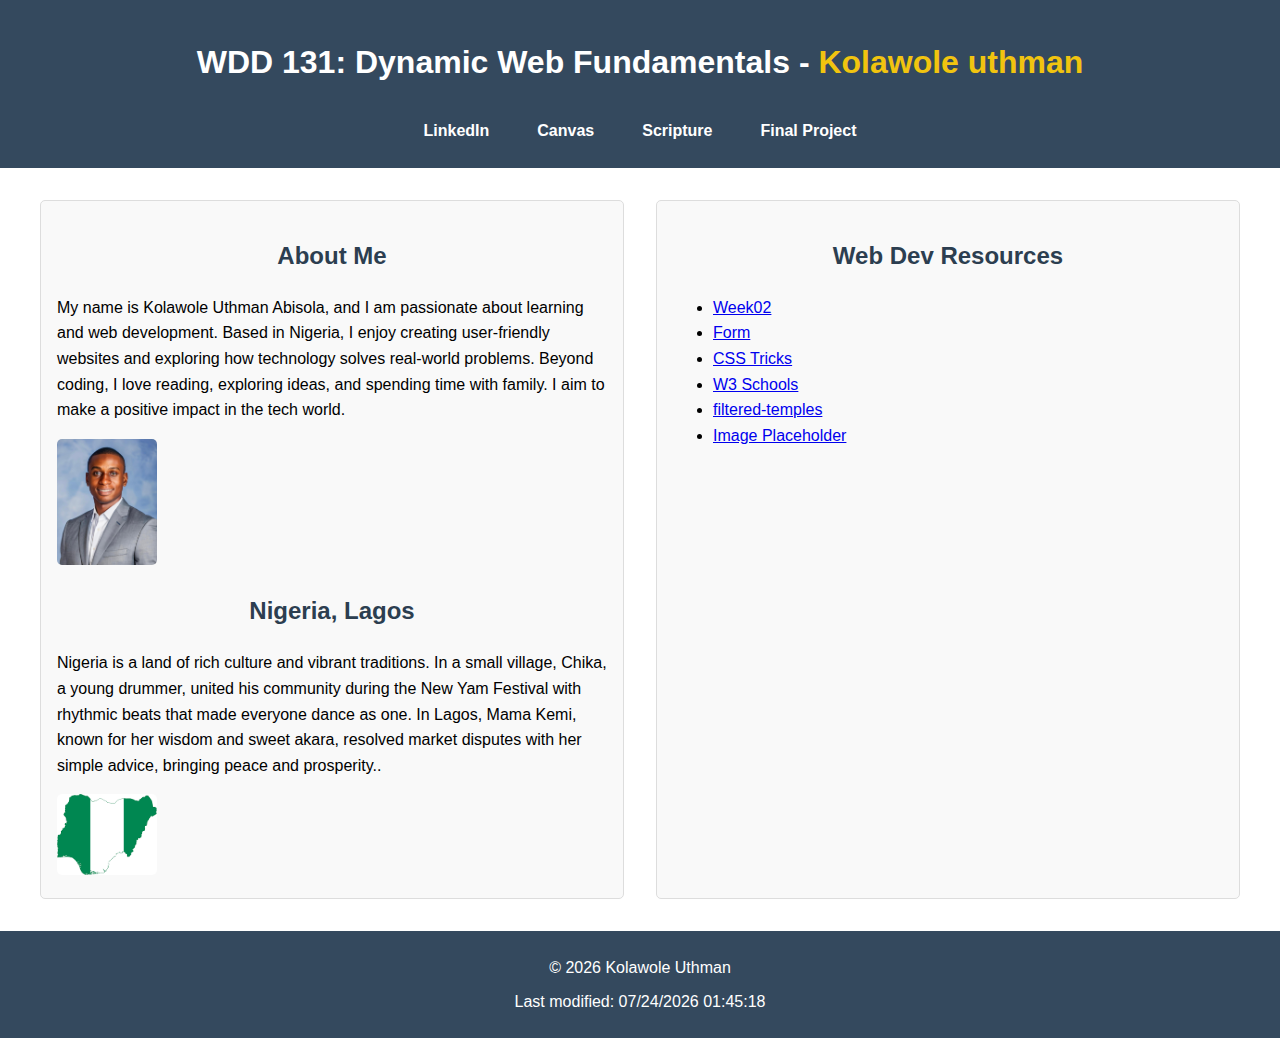
<file: index.html>
<!DOCTYPE html>
<html lang="en">

<head>
    <meta charset="UTF-8">
    <meta name="viewport" content="width=device-width, initial-scale=1.0">
    <meta name="description" content="WDD 131 - Dynamic Web Fundamentals - Rubia M. Francesco">
    <meta name="author" content="Rubia M. Francesco">
    <title>WDD 131 - Dynamic Web Fundamentals - Kolawole uthman</title>
    <link rel="stylesheet" href="styles/base.css">
    <link rel="preconnect" href="https://fonts.googleapis.com">
    <link rel="preconnect" href="https://fonts.gstatic.com" crossorigin>
    <link
        href="https://fonts.googleapis.com/css2?family=Barlow+Condensed:wght@100;400&family=Noto+Sans:ital,wght@0,100..900;1,100..900&family=Open+Sans:ital,wght@0,300..800;1,300..800&family=Platypi:ital,wght@0,300..800;1,300..800&display=swap"
        rel="stylesheet">
</head>

<body>
    <header>
        <h1>WDD 131: Dynamic Web Fundamentals - <span>Kolawole uthman</span></h1>
        <nav>
            <a href="https://linkedin.com">LinkedIn</a>
            <a href="https://byupw.instructure.com/">Canvas</a>
            <a href="https://www.churchofjesuschrist.org/study/scriptures">Scripture</a>
            <a href="index.html">Final Project</a>
        </nav>
    </header>

    <main>
        <section class="card about">
            <h2>About Me</h2>
            <p>
                My name is Kolawole Uthman Abisola, and I am passionate about learning and web development. Based in
                Nigeria, I enjoy creating user-friendly websites and exploring how technology solves real-world
                problems.

                Beyond coding, I love reading, exploring ideas, and spending time with family. I aim to make a positive
                impact in the tech world.
            </p>
            <img src="images/pics.jpeg" alt="Kolawole" width="100">

            <h2>Nigeria, Lagos </h2>
            <p>
                Nigeria is a land of rich culture and vibrant traditions. In a small village, Chika, a young drummer,
                united his community during the New Yam Festival with rhythmic beats that made everyone dance as one. In
                Lagos, Mama Kemi, known for her wisdom and sweet akara, resolved market disputes with her simple advice,
                bringing peace and prosperity..
            </p>
            <img src="images/flag.png" alt="nigeria flag " width="100">
        </section>

        <section class="card resources">
            <h2>Web Dev Resources</h2>
            <ul>
                <li><a href="temples.html">Week02</a></li>
                <li><a href="form.html">Form</a></li>
                <li><a href="place.html">CSS Tricks</a></li>
                <li><a href="project/project.html">W3 Schools</a></li>
                <li><a href="filtered-temples.html">filtered-temples</a></li>
                <li><a href="project/siteplan.html">Image Placeholder</a></li>
            </ul>
        </section>
    </main>

    <footer>
        <p>&copy; <span id="currentyear"></span> Kolawole Uthman</p>
        <p id="lastModified"></p>
    </footer>

    <script src="scripts/getdates.js" defer></script>
</body>

</html>
</file>
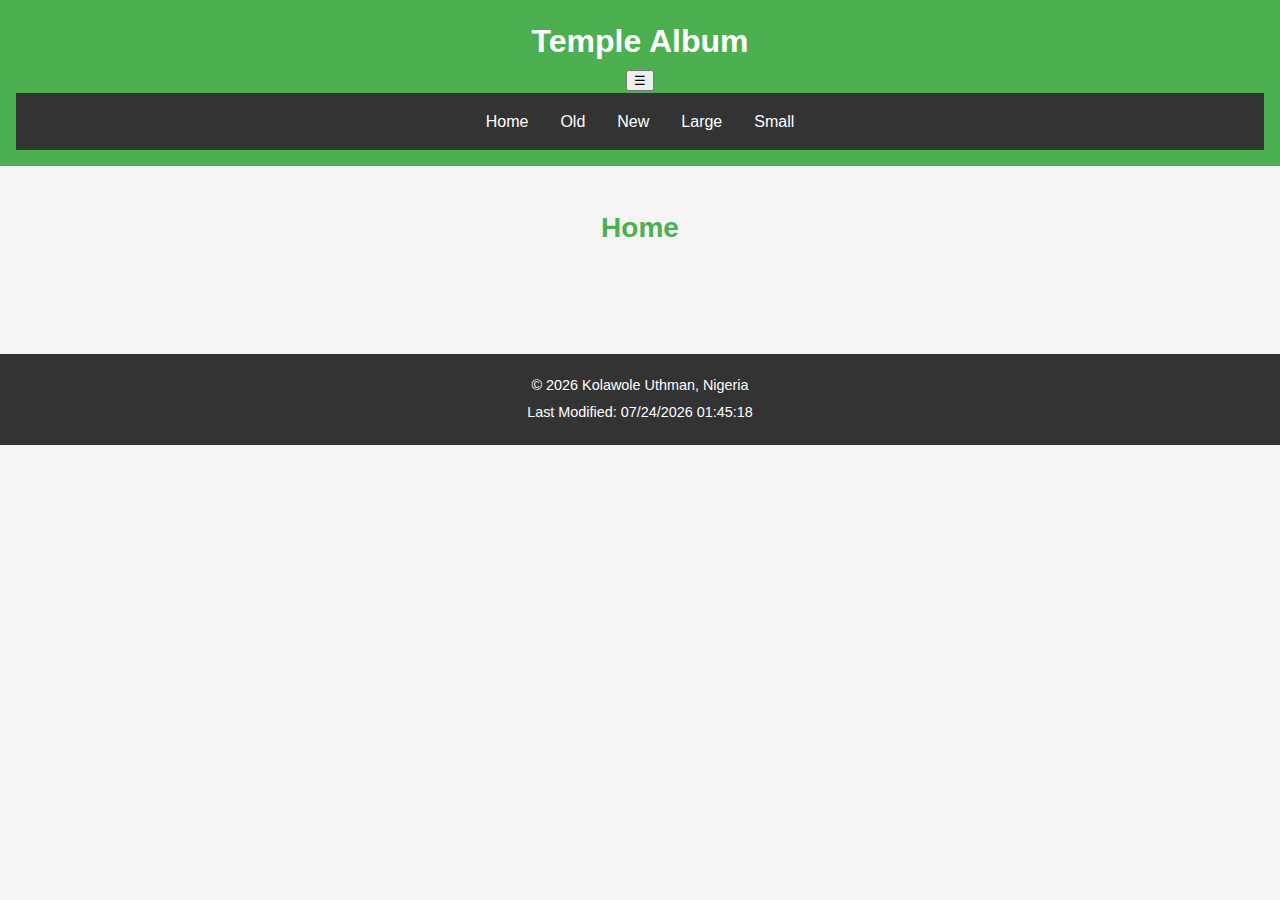
<file: filtered-temples.html>
<!DOCTYPE html>
<html lang="en">

<head>
    <meta charset="UTF-8">
    <meta name="viewport" content="width=device-width, initial-scale=1.0">
    <meta name="description" content="WDD 131 - Dynamic Web Fundamentals - Kolawole Uthman">
    <meta name="author" content="Kolawole Uthman">
    <title>Temple And Album</title>
    <link rel="stylesheet" href="styles/filtered-temples.css">
    <link rel="stylesheet" href="styles/filtered-temples-large.css" media="(min-width: 768px)">
    <script src="scripts/temples.js" defer></script>
</head>

<body>
    <header>
        <h1>Temple Album</h1>
        <button class="hamburger" aria-label="Menu">&#9776;</button>
        <nav>
            <ul>
                <li><a href="#" data-filter="all">Home</a></li>
                <li><a href="#" data-filter="old">Old</a></li>
                <li><a href="#" data-filter="new">New</a></li>
                <li><a href="#" data-filter="large">Large</a></li>
                <li><a href="#" data-filter="small">Small</a></li>
            </ul>
        </nav>
    </header>
    <main>
        <h2>Home</h2>
        <section class="album">
            <!-- Temple cards will be dynamically inserted here -->
        </section>
    </main>
    <footer>
        <p>&copy; <span id="currentYear"></span> Kolawole Uthman, Nigeria</p>
        <p id="lastModified"></p>
    </footer>
</body>

</html>
</file>
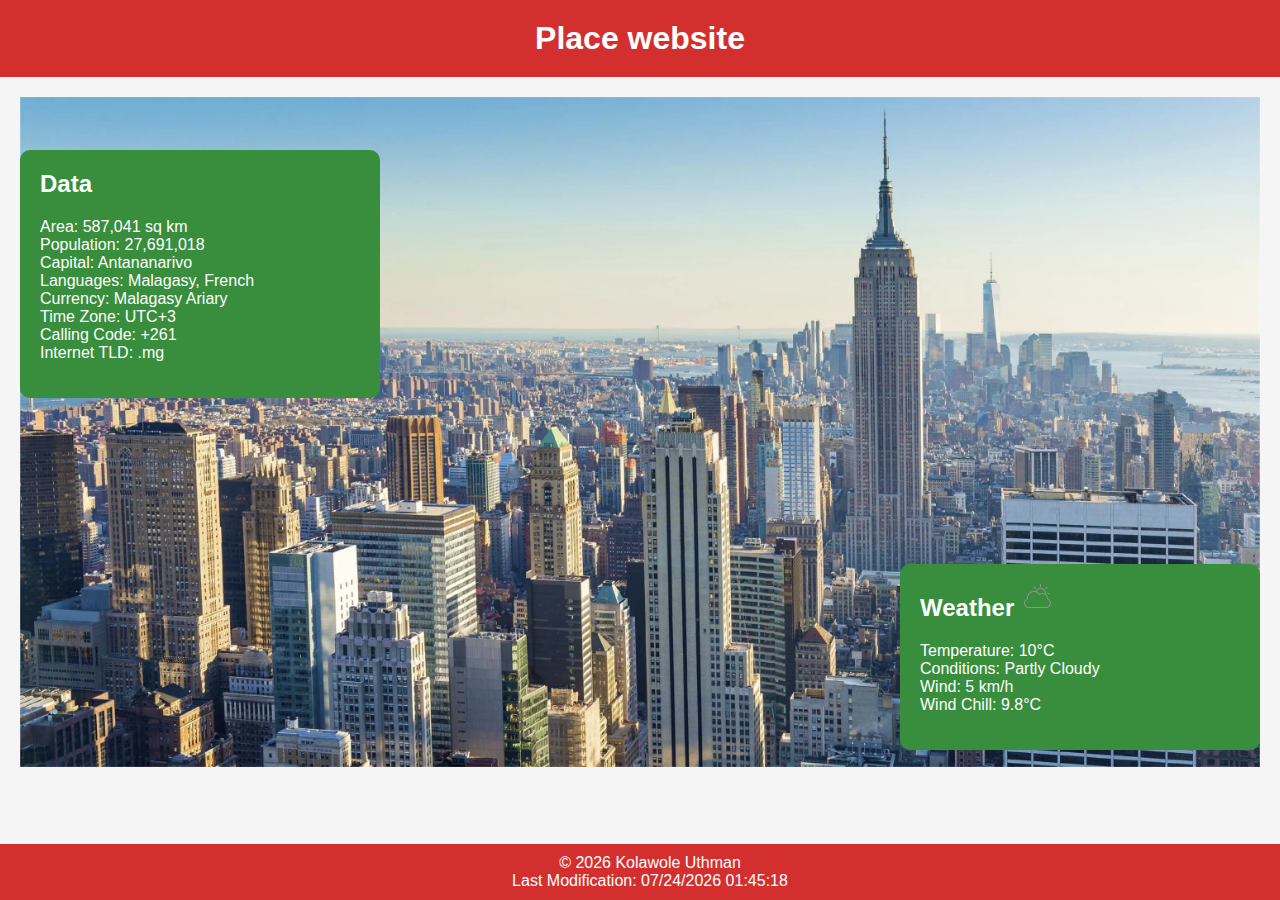
<file: place.html>
<!DOCTYPE html>
<html lang="en">

<head>
    <meta charset="UTF-8">
    <meta name="viewport" content="width=device-width, initial-scale=1.0">
    <meta name="description" content="WDD 131 - Dynamic Web Fundamentals - Kolawole Uthman">
    <meta name="author" content="Kolawole Uthman">
    <title>Place website</title>
    <link rel="stylesheet" href="styles/place.css">
    <script src="scripts/place.js" defer></script>
    <link href="https://fonts.googleapis.com/css2?family=Roboto:wght@400;700&family=Open+Sans:wght@400;700&display=swap"
        rel="stylesheet">

</head>

<body>
    <header>
        <h1>Place website</h1>
    </header>
    <main>
        <picture>
            <img src="images/my.webp" alt="Hero Image" width="100%">
            <source srcset="images/hero-image-small.webp" media="(max-width: 600px)">
            <source srcset="images/hero-image-large.webp" media="(min-width: 601px)">
        </picture>
        <section class="data">
            <h2>Data </h2>
            <ul>
                <li>Area: 587,041 sq km</li>
                <li>Population: 27,691,018</li>
                <li>Capital: Antananarivo</li>
                <li>Languages: Malagasy, French</li>
                <li>Currency: Malagasy Ariary</li>
                <li>Time Zone: UTC+3</li>
                <li>Calling Code: +261</li>
                <li>Internet TLD: .mg</li>
            </ul>
        </section>
        <section class="weather">
            <h2>Weather <img src="images/316270_cloud_sun_icon.svg" alt=""></h2>
            <ul>
                <li>Temperature: 10°C</li>
                <li>Conditions: Partly Cloudy</li>
                <li>Wind: 5 km/h</li>
                <li>Wind Chill: <span id="windChill">9.8°C</span></li>
            </ul>
        </section>
    </main>
    <footer>
        <p>&copy; <span id="current-year"></span> Kolawole Uthman</p>
        <p>Last Modification: <span id="lastModified"></span></p>
    </footer>
</body>

</html>
</file>
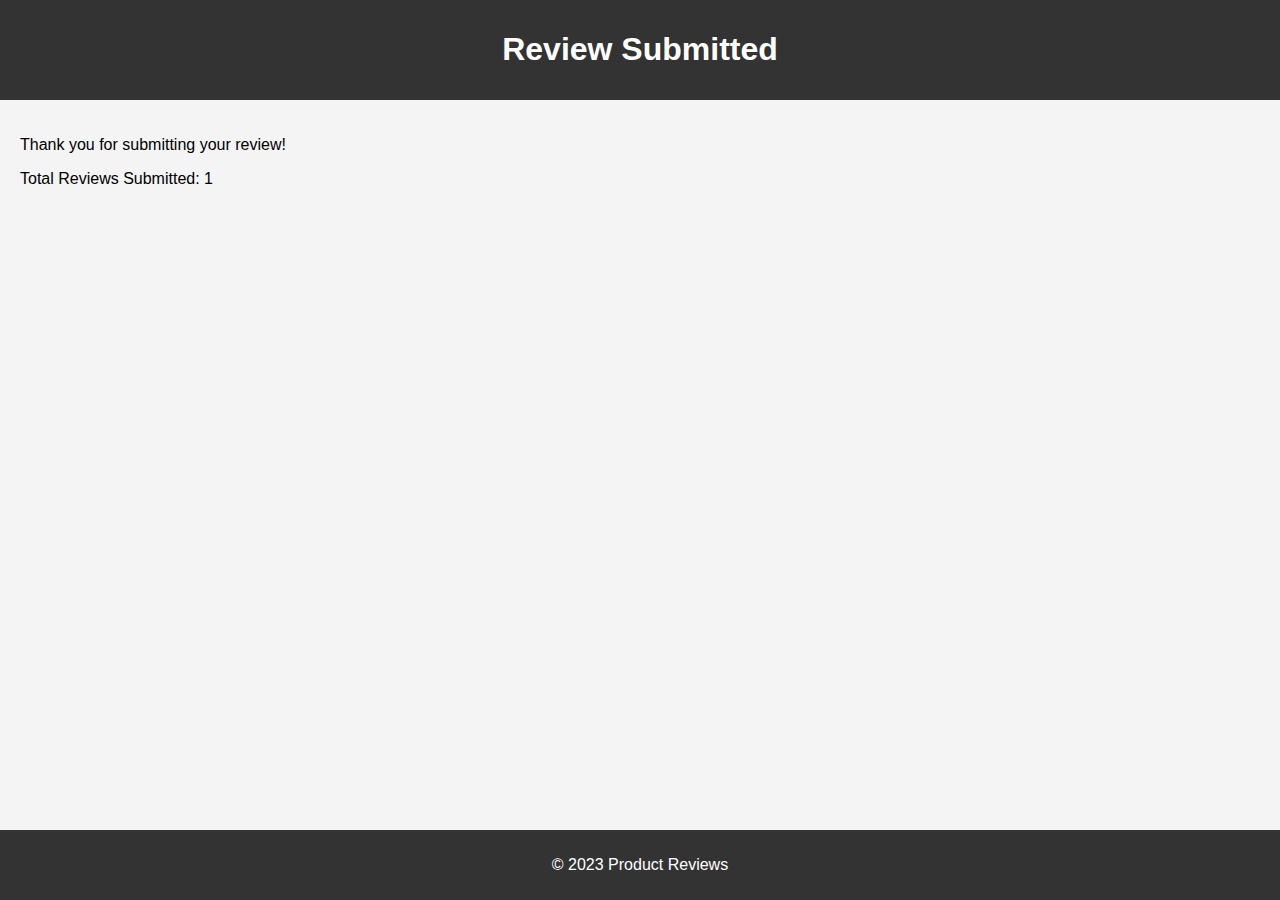
<file: review.html>
<!DOCTYPE html>
<html lang="en">
<head>
    <meta charset="UTF-8">
    <meta name="viewport" content="width=device-width, initial-scale=1.0">
    <title>Review Submitted</title>
    <link rel="stylesheet" href="styles/form.css">
</head>
<body>
    <header>
        <h1>Review Submitted</h1>
    </header>
    <main>
        <p>Thank you for submitting your review!</p>
        <p id="reviewCount"></p>
    </main>
    <footer>
        <p>&copy; 2023 Product Reviews</p>
    </footer>
    <script>
        document.addEventListener('DOMContentLoaded', function() {
            let reviewCount = localStorage.getItem('reviewCount') || 0;
            reviewCount++;
            localStorage.setItem('reviewCount', reviewCount);
            document.getElementById('reviewCount').textContent = `Total Reviews Submitted: ${reviewCount}`;
        });
    </script>
</body>
</html>
</file>
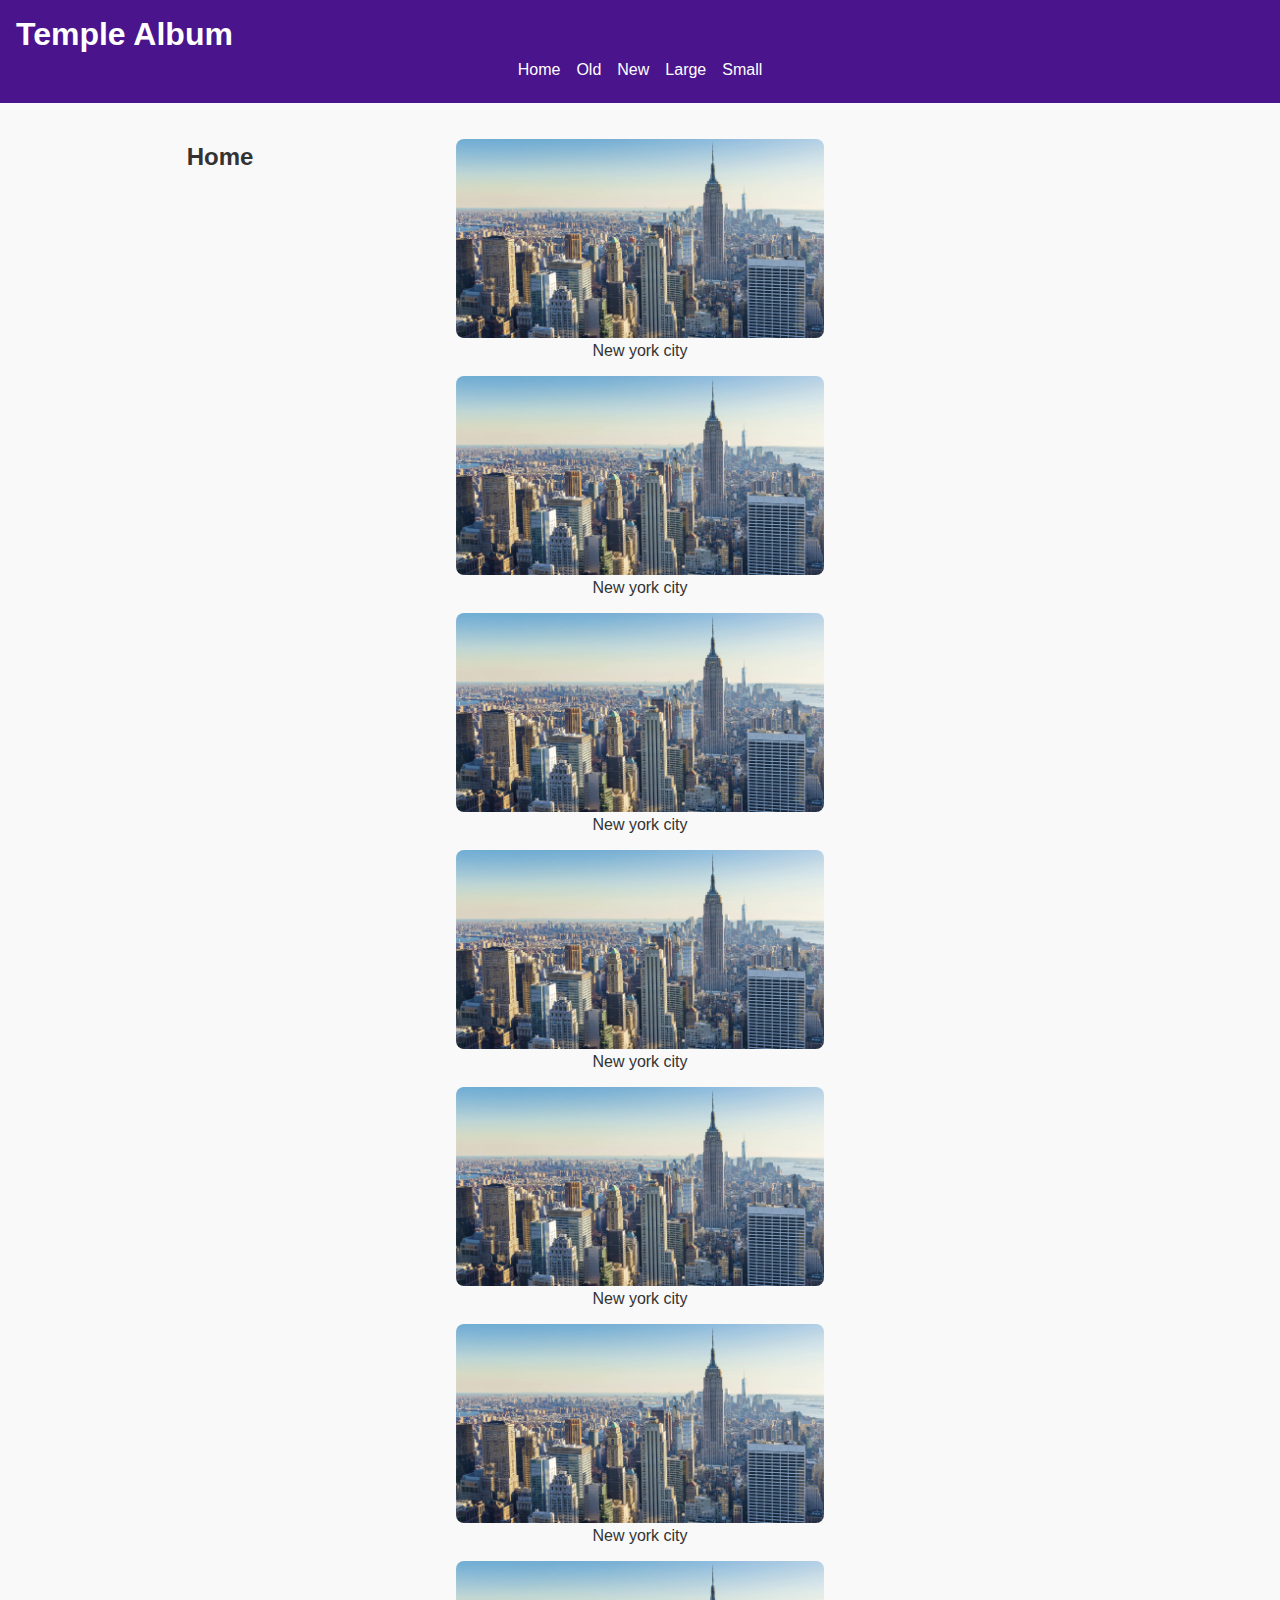
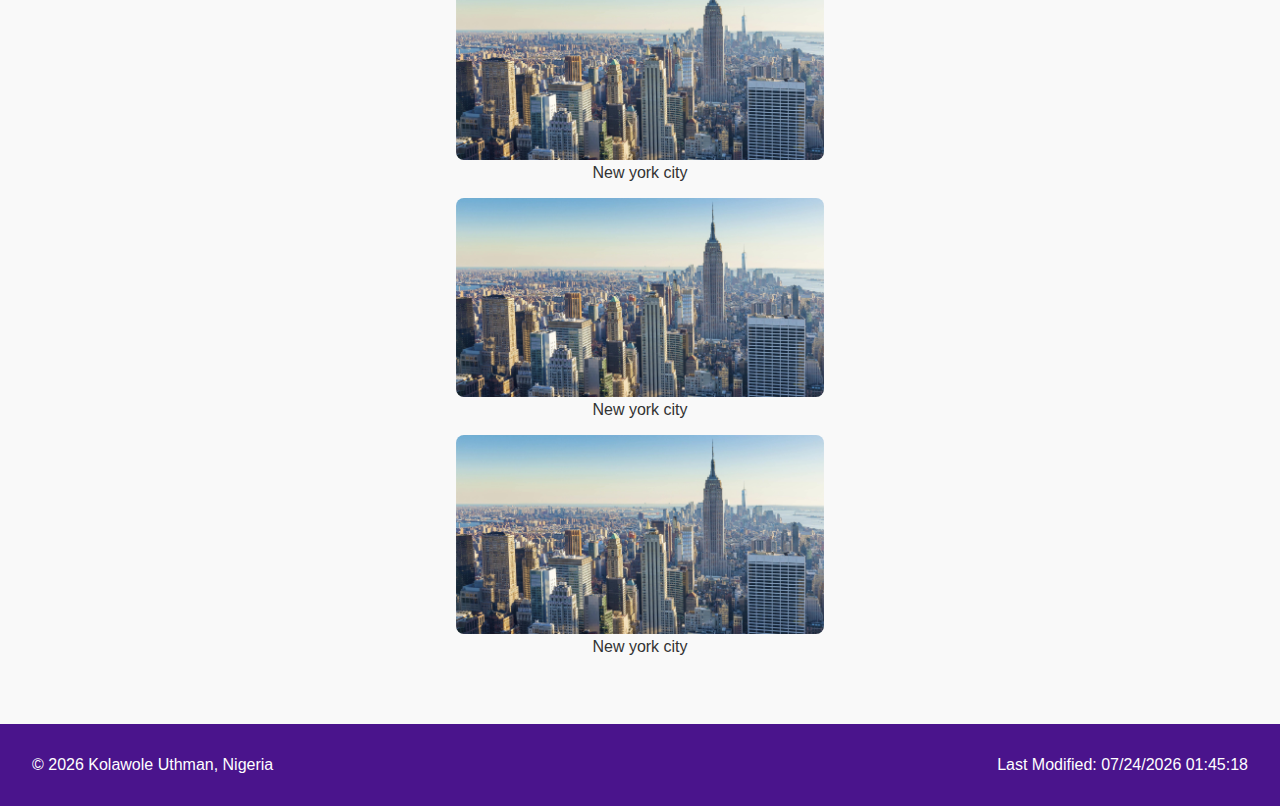
<file: temples.html>
<!DOCTYPE html>
<html lang="en">

<head>
    <meta charset="UTF-8">
    <meta name="viewport" content="width=device-width, initial-scale=1.0">
    <title>Temple Album</title>
    <link rel="stylesheet" href="styles/temples.css">
    <link rel="stylesheet" href="styles/temples-large.css" media="(min-width: 768px)">
    <script src="scripts/temples.js" defer></script>
</head>

<body>
    <header>
        <h1>Temple Album</h1>
        <button class="hamburger" aria-label="Menu">&#9776;</button>
        <nav>
            <ul>
                <li><a href="#">Home</a></li>
                <li><a href="#">Old</a></li>
                <li><a href="#">New</a></li>
                <li><a href="#">Large</a></li>
                <li><a href="#">Small</a></li>
            </ul>
        </nav>
    </header>
    <main>
        <h2>Home</h2>
        <section class="album">
            <!-- 9 Figure Elements -->
            <figure>
                <img src="images/ny.jpg" alt="New york city" >
                <figcaption>New york city</figcaption>
            </figure>
            <figure>
                <img src="images/ny.jpg" alt="New york city" >
                <figcaption>New york city</figcaption>
            </figure>
            <figure>
                <img src="images/ny.jpg" alt="New york city" >
                <figcaption>New york city</figcaption>
            </figure>
            <figure>
                <img src="images/ny.jpg" alt="New york city" >
                <figcaption>New york city</figcaption>
            </figure>
            <figure>
                <img src="images/ny.jpg" alt="New york city" >
                <figcaption>New york city</figcaption>
            </figure>
            <figure>
                <img src="images/ny.jpg" alt="New york city" >
                <figcaption>New york city</figcaption>
            </figure>
            <figure>
                <img src="images/ny.jpg" alt="New york city" >
                <figcaption>New york city</figcaption>
            </figure>
            <figure>
                <img src="images/ny.jpg" alt="New york city" >
                <figcaption>New york city</figcaption>
            </figure>
            <figure>
                <img src="images/ny.jpg" alt="New york city" >
                <figcaption>New york city</figcaption>
            </figure>
            <!-- Repeat for all 9 images -->
        </section>
    </main>
    <footer>
        <p>&copy; <span id="currentYear"></span> Kolawole Uthman, Nigeria</p>
        <p id="lastModified"></p>
    </footer>
</body>

</html>
</file>
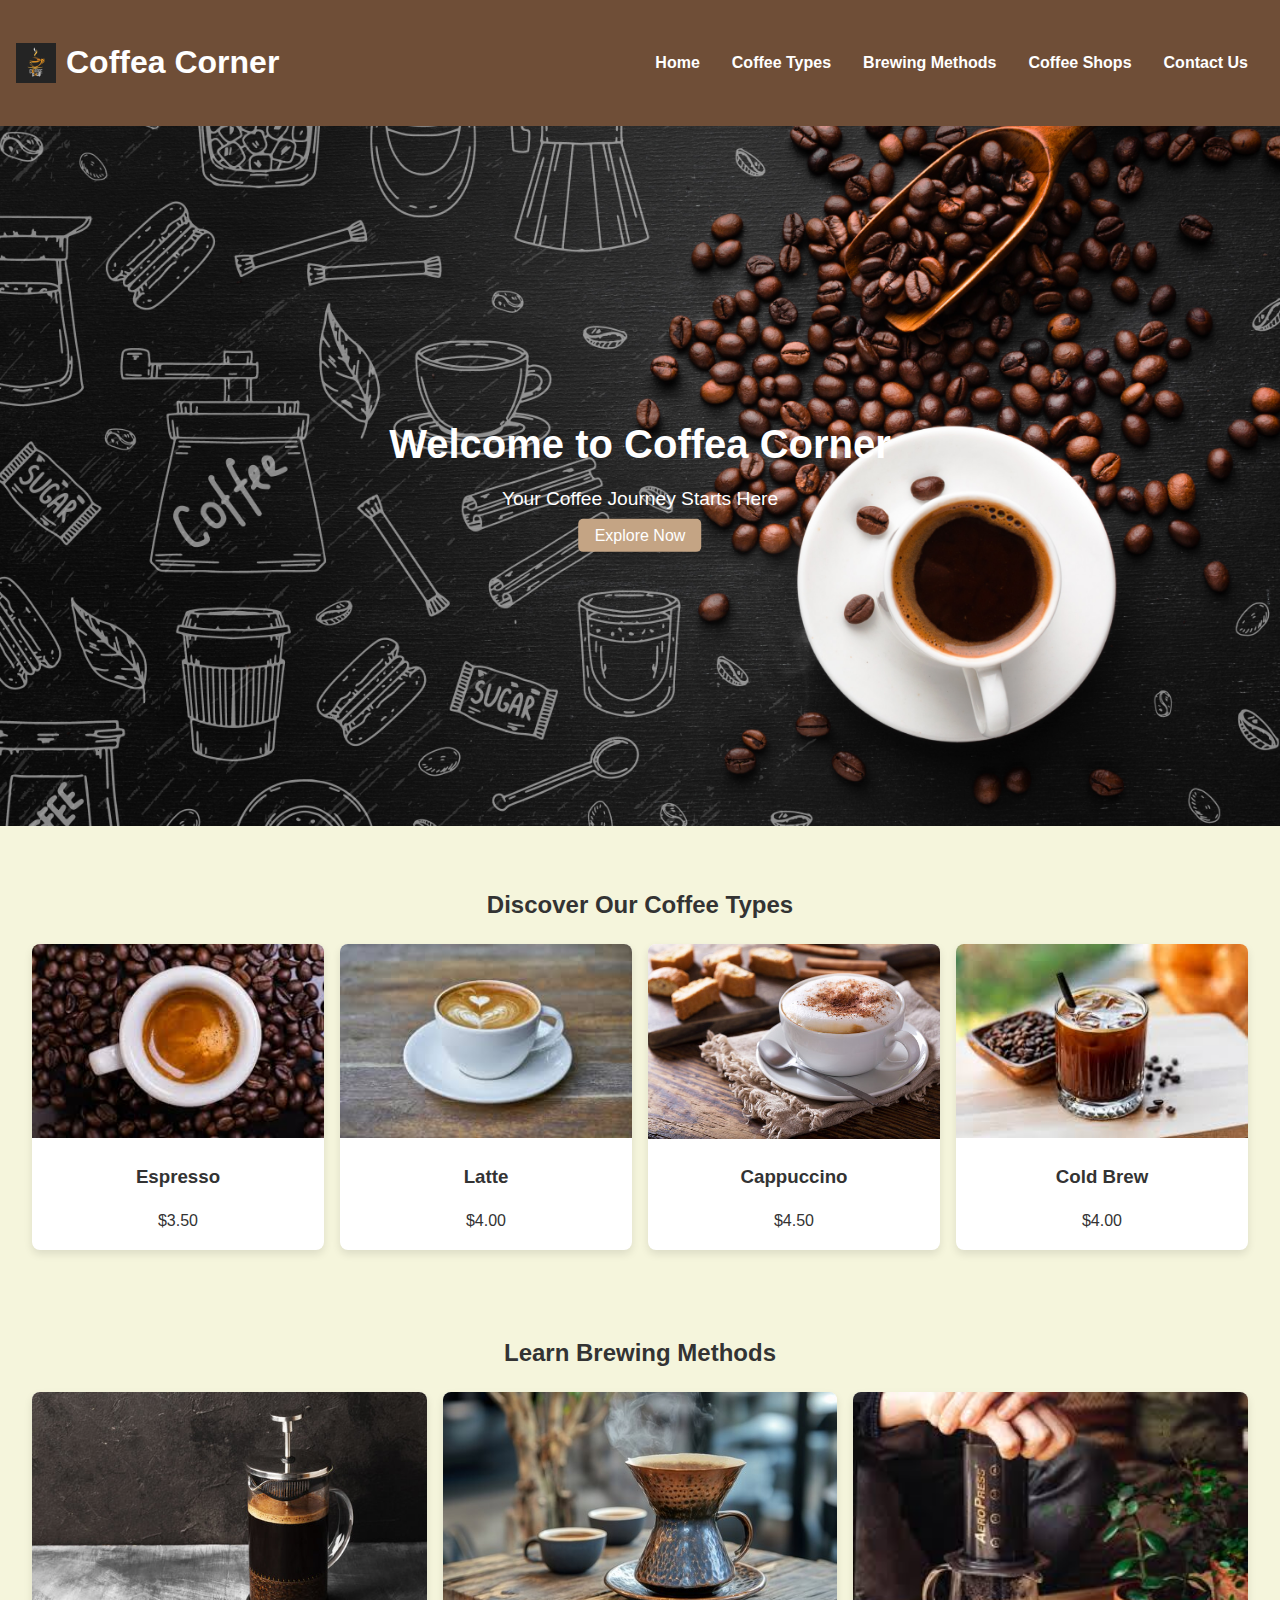
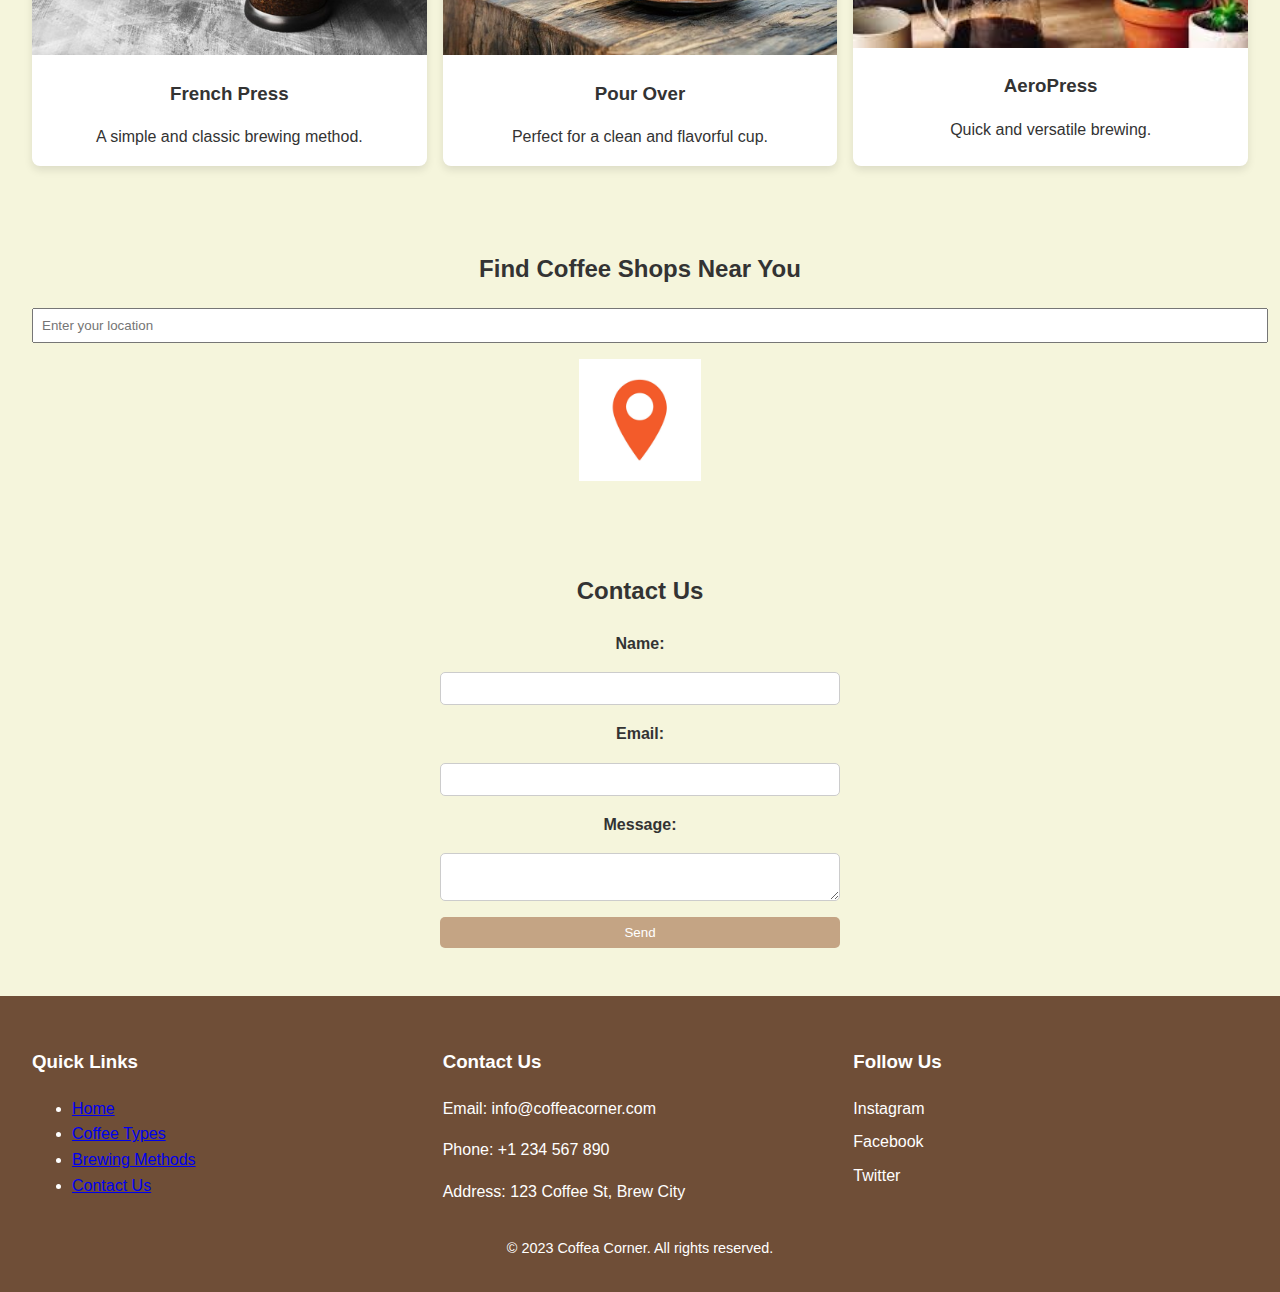
<file: project/project.html>
<!DOCTYPE html>
<html lang="en">
<head>
    <meta charset="UTF-8">
    <meta name="viewport" content="width=device-width, initial-scale=1.0">
    <meta name="description" content="Discover the best coffee at Coffea Corner. Explore our menu, brewing methods, and find coffee shops near you.">
    <title>Coffea Corner</title>
    <link rel="stylesheet" href="style/project.css">
    <link rel="stylesheet" href="style/projectlarge.css" media="(min-width: 768px)">
    <script src="script/project.js" defer></script>
</head>
<body>
    <header>
        <div class="logo">
            <img src="image/new-coffee-logo-vector.jpg" alt="Coffea Corner Logo">
            <h1>Coffea Corner</h1>
        </div>
        <button class="hamburger" aria-label="Menu">&#9776;</button>
        <nav>
            <ul>
                <li><a href="#home">Home</a></li>
                <li><a href="#coffee-types">Coffee Types</a></li>
                <li><a href="#brewing-methods">Brewing Methods</a></li>
                <li><a href="#coffee-shops">Coffee Shops</a></li>
                <li><a href="#contact">Contact Us</a></li>
            </ul>
        </nav>
    </header>

    <main>
        <!-- Hero Section -->
        <section id="home" class="hero">
            <img src="image/6667473_3376542.jpg" alt="Coffee Hero Image" loading="lazy">
            <div class="hero-text">
                <h2>Welcome to Coffea Corner</h2>
                <p>Your Coffee Journey Starts Here</p>
                <a href="#coffee-types" class="btn">Explore Now</a>
            </div>
        </section>

        <!-- Coffee Types Section -->
        <section id="coffee-types" class="coffee-types">
            <h2>Discover Our Coffee Types</h2>
            <div class="grid">
                <!-- Coffee cards will be dynamically inserted here using JavaScript -->
            </div>
        </section>

        <!-- Brewing Methods Section -->
        <section id="brewing-methods" class="brewing-methods">
            <h2>Learn Brewing Methods</h2>
            <div class="cards">
                <div class="card">
                    <img src="image/360_F_221094097_eaAVZC1FdYhohWBrq80nV6ceBrmZrtaM.jpg" alt="French Press" loading="lazy">
                    <h3>French Press</h3>
                    <p>A simple and classic brewing method.</p>
                </div>
                <div class="card">
                    <img src="image/360_F_1195104689_jTjy7FNs4q2hBkTlqLazzAFhI110JXSi.jpg" alt="Pour Over" loading="lazy">
                    <h3>Pour Over</h3>
                    <p>Perfect for a clean and flavorful cup.</p>
                </div>
                <div class="card">
                    <img src="image/images (5).jfif" alt="AeroPress" loading="lazy">
                    <h3>AeroPress</h3>
                    <p>Quick and versatile brewing.</p>
                </div>
            </div>
        </section>

        <!-- Coffee Shops Section -->
        <section id="coffee-shops" class="coffee-shops">
            <h2>Find Coffee Shops Near You</h2>
            <div class="map-container">
                <input type="text" placeholder="Enter your location">
                <img src="image/istockphoto-1493681761-612x612.jpg" alt="Map Placeholder" loading="lazy" width="10%">
            </div>
        </section>

        <!-- Contact Section -->
        <section id="contact" class="contact">
            <h2>Contact Us</h2>
            <form id="contact-form">
                <label for="name">Name:</label>
                <input type="text" id="name" name="name" required>
                
                <label for="email">Email:</label>
                <input type="email" id="email" name="email" required>
                
                <label for="message">Message:</label>
                <textarea id="message" name="message" required></textarea>
                
                <button type="submit">Send</button>
            </form>
            <p id="form-confirmation"></p>
        </section>
    </main>

    <footer>
        <div class="footer-content">
            <div class="quick-links">
                <h3>Quick Links</h3>
                <ul>
                    <li><a href="#home">Home</a></li>
                    <li><a href="#coffee-types">Coffee Types</a></li>
                    <li><a href="#brewing-methods">Brewing Methods</a></li>
                    <li><a href="#contact">Contact Us</a></li>
                </ul>
            </div>
            <div class="contact-info">
                <h3>Contact Us</h3>
                <p>Email: info@coffeacorner.com</p>
                <p>Phone: +1 234 567 890</p>
                <p>Address: 123 Coffee St, Brew City</p>
            </div>
            <div class="social-media">
                <h3>Follow Us</h3>
                <a href="#">Instagram</a>
                <a href="#">Facebook</a>
                <a href="#">Twitter</a>
            </div>
        </div>
        <p class="copyright">&copy; 2023 Coffea Corner. All rights reserved.</p>
    </footer>
</body>
</html>
</file>
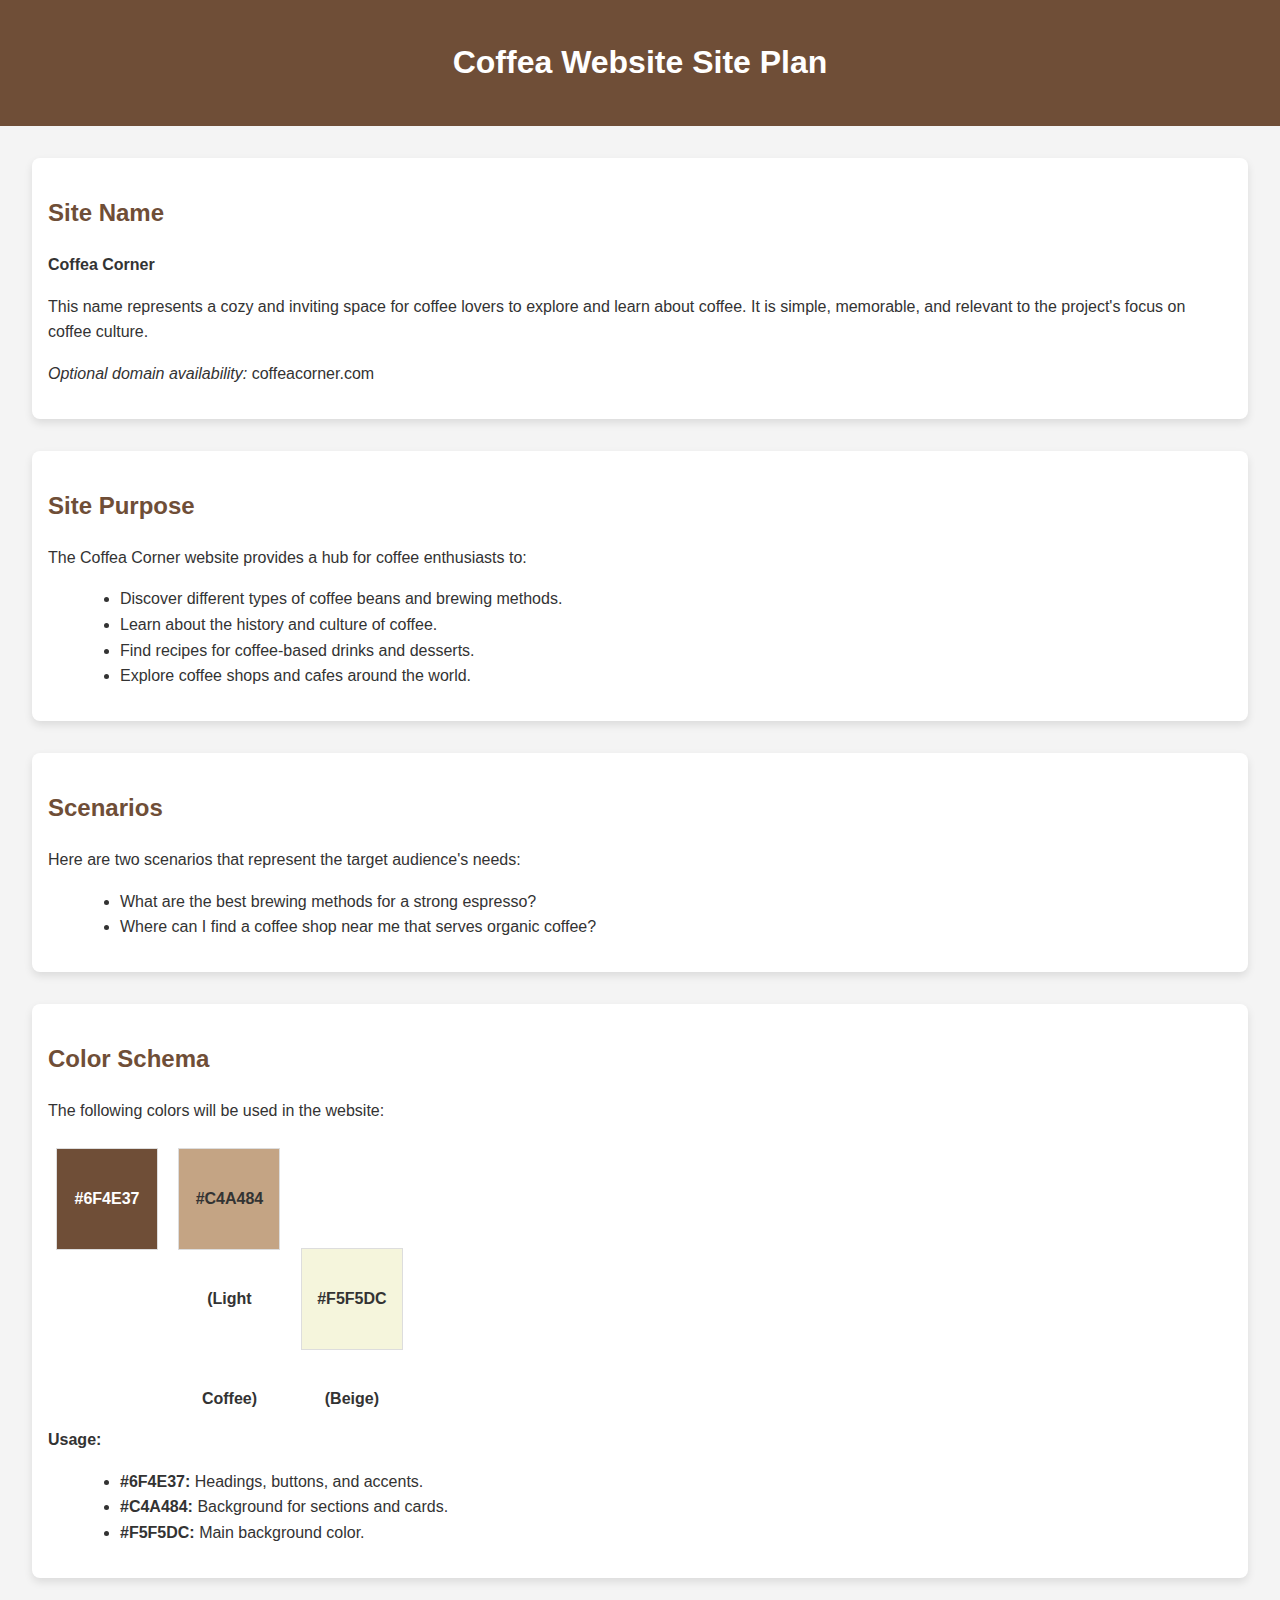
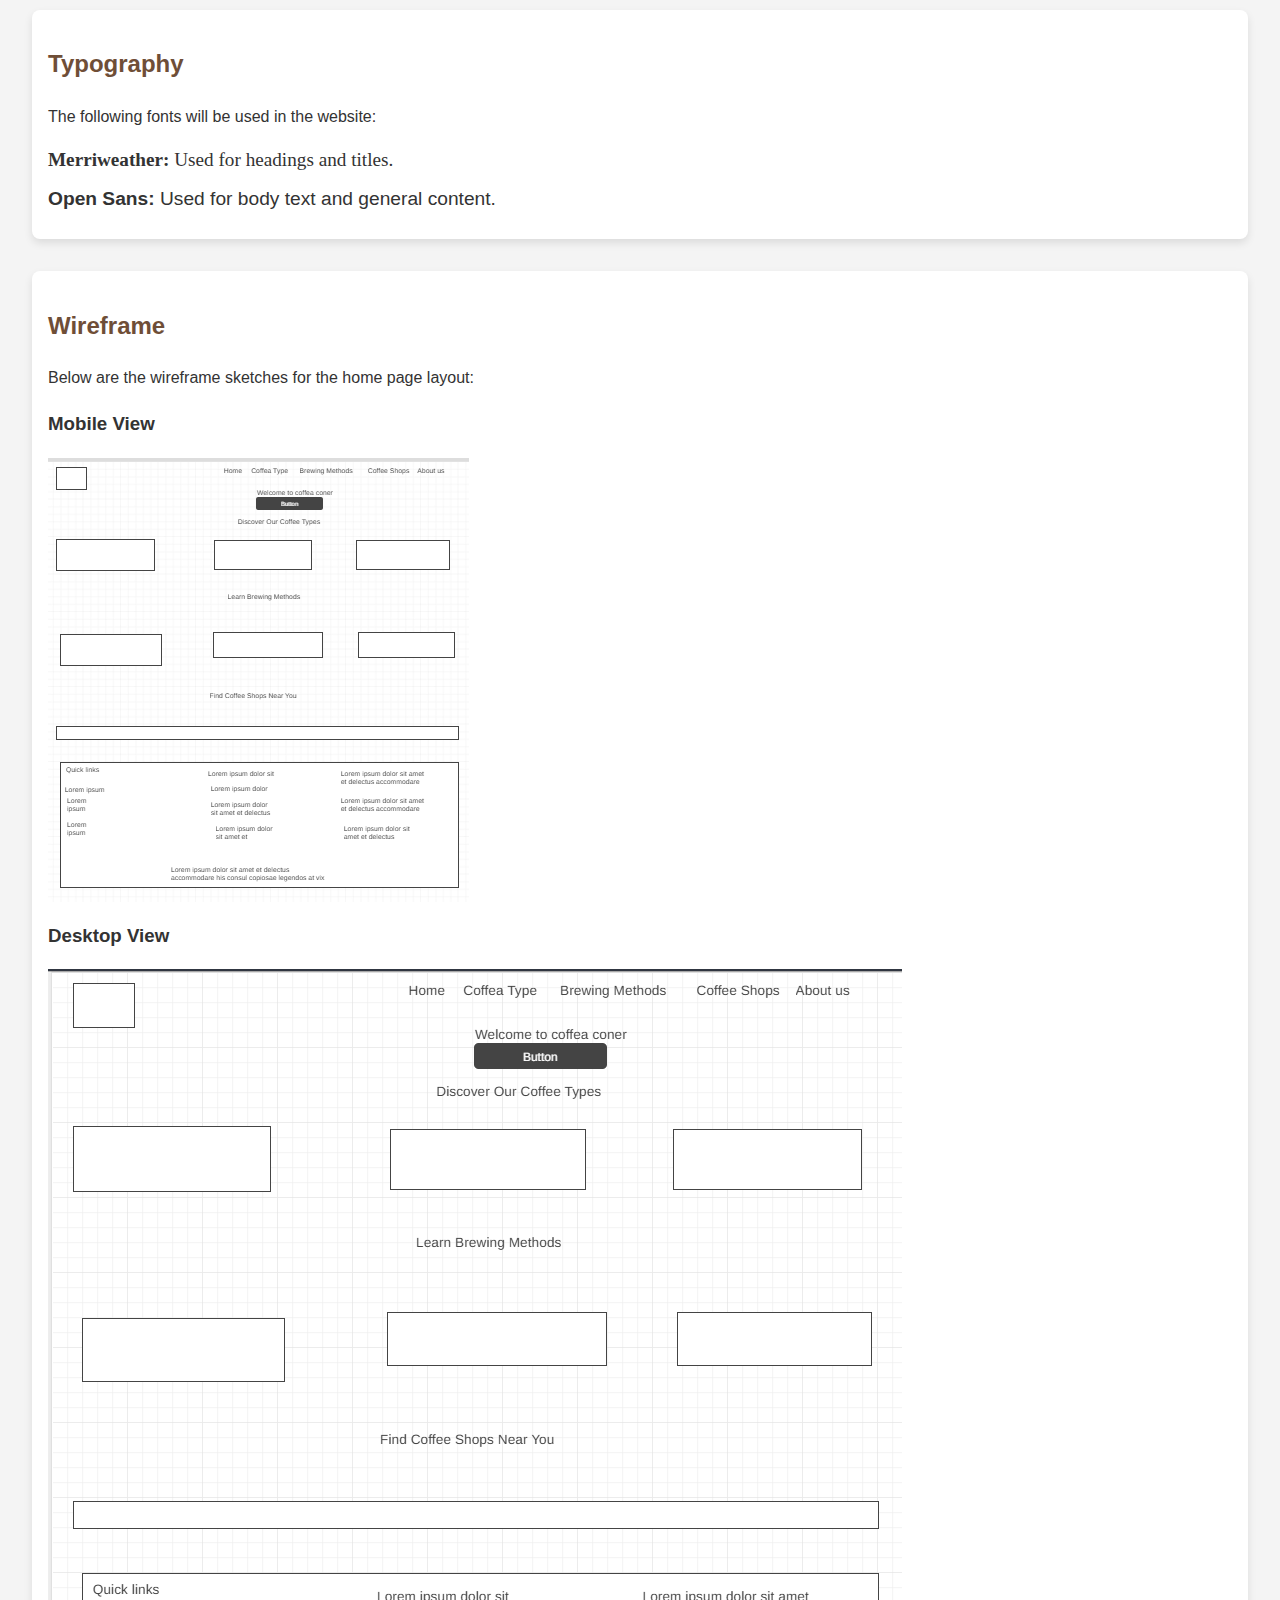
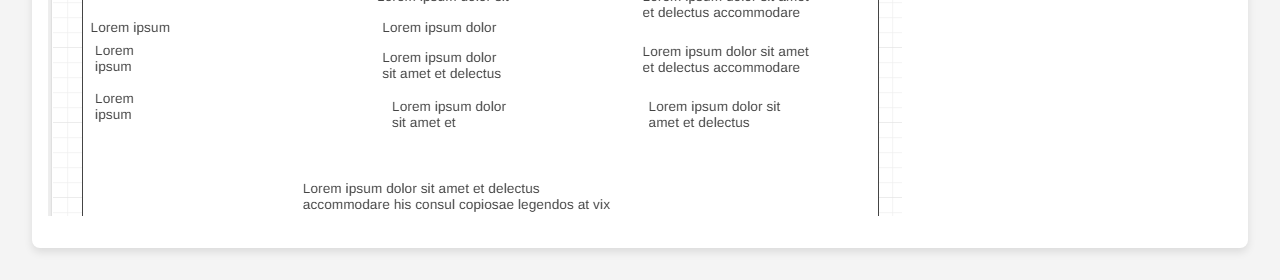
<file: project/siteplan.html>
<!DOCTYPE html>
<html lang="en">
<head>
    <meta charset="UTF-8">
    <meta name="viewport" content="width=device-width, initial-scale=1.0">
    <title>Coffea Website Site Plan</title>
    <link rel="stylesheet" href="style/style.css">

</head>
<body>
    <header>
        <h1>Coffea Website Site Plan</h1>
    </header>

    <!-- Site Name -->
    <section>
        <h2>Site Name</h2>
        <p><strong>Coffea Corner</strong></p>
        <p>This name represents a cozy and inviting space for coffee lovers to explore and learn about coffee. It is simple, memorable, and relevant to the project's focus on coffee culture.</p>
        <p><em>Optional domain availability:</em> coffeacorner.com</p>
    </section>

    <!-- Site Purpose -->
    <section>
        <h2>Site Purpose</h2>
        <p>The Coffea Corner website provides a hub for coffee enthusiasts to:</p>
        <ul>
            <li>Discover different types of coffee beans and brewing methods.</li>
            <li>Learn about the history and culture of coffee.</li>
            <li>Find recipes for coffee-based drinks and desserts.</li>
            <li>Explore coffee shops and cafes around the world.</li>
        </ul>
    </section>

    <!-- Scenarios -->
    <section>
        <h2>Scenarios</h2>
        <p>Here are two scenarios that represent the target audience's needs:</p>
        <ul>
            <li>What are the best brewing methods for a strong espresso?</li>
            <li>Where can I find a coffee shop near me that serves organic coffee?</li>
        </ul>
    </section>

    <!-- Color Schema -->
    <section>
        <h2>Color Schema</h2>
        <p>The following colors will be used in the website:</p>
        <div class="color-schema">
            <div style="background-color: #6F4E37; color: white;">#6F4E37 (Coffee Brown)</div>
            <div style="background-color: #C4A484; color: #333;">#C4A484 (Light Coffee)</div>
            <div style="background-color: #F5F5DC; color: #333;">#F5F5DC (Beige)</div>
        </div>
        <p><strong>Usage:</strong></p>
        <ul>
            <li><strong>#6F4E37:</strong> Headings, buttons, and accents.</li>
            <li><strong>#C4A484:</strong> Background for sections and cards.</li>
            <li><strong>#F5F5DC:</strong> Main background color.</li>
        </ul>
    </section>

    <!-- Typography -->
    <section>
        <h2>Typography</h2>
        <p>The following fonts will be used in the website:</p>
        <div class="typography">
            <p style="font-family: 'Merriweather', serif;"><strong>Merriweather:</strong> Used for headings and titles.</p>
            <p style="font-family: 'Open Sans', sans-serif;"><strong>Open Sans:</strong> Used for body text and general content.</p>
        </div>
    </section>

    <!-- Wireframe -->
    <section>
        <h2>Wireframe</h2>
        <p>Below are the wireframe sketches for the home page layout:</p>
        <div class="wireframe">
            <h3>Mobile View</h3>
            <img src="image/mwire.PNG" alt="Mobile Wireframe">
            <h3>Desktop View</h3>
            <img src="image/site plan wirefhrame.PNG" alt="Desktop Wireframe">
        </div>
    </section>
</body>
</html>
</file>
<file: styles/base.css>
/* General Styles */
body {
    font-family: 'Roboto', sans-serif;
    margin: 0;
    padding: 0;
    line-height: 1.6;
}

h2 {
    color: #2c3e50;
    display: flex;
    justify-content: center;
    align-items: center;


}

h1 {
    color: white;
}

header {
    background-color: #34495e;
    color: white;
    padding: 1rem;
    text-align: center;
}

header h1 span {
    color: #f1c40f;
}

nav {
    display: flex;
    justify-content: center;
    gap: 1rem;
}

nav a {
    color: white;
    text-decoration: none;
    font-weight: bold;
    padding: 0.5rem 1rem;
    border-radius: 5px;
}

nav a:hover {
    background-color: #2c3e50;
}

/* Main Layout */
main {
    max-width: 1200px;
    margin: 2rem auto;
    display: grid;
    grid-template-columns: 1fr 1fr;
    /* Two sections on the left, one on the right */
    gap: 2rem;
    padding: 0 1rem;
}

/* Cards styling */
.card {
    border: 1px solid #ddd;
    padding: 1rem;
    border-radius: 5px;
    background-color: #f9f9f9;
}

/* Group About Me and Madagascar sections together */
.about,
.location {
    grid-column: 1 / 2;
    /* Assign these to the left column */
}

.resources {
    grid-column: 2 / 3;
    /* Assign this to the right column */
}

.card img {
    max-width: 100%;
    border-radius: 5px;
}

/* Footer */
footer {
    background-color: #34495e;
    color: white;
    text-align: center;
    padding: 1rem 0;
}

footer p {
    margin: 0.5rem;
}
.img {
    width: 150px; /* Resize width */
    height: auto; /* Maintain aspect ratio */
  }
</file>
<file: styles/filtered-temples.css>
/* General Styles */
body {
    font-family: Arial, sans-serif;
    margin: 0;
    padding: 0;
    line-height: 1.6;
    background-color: #f4f4f4;
    color: #333;
}

header {
    background-color: #4CAF50;
    color: white;
    padding: 1rem;
    text-align: center;
}

header h1 {
    margin: 0;
    font-size: 2rem;
}

nav ul {
    list-style: none;
    padding: 0;
    margin: 0;
    display: flex;
    justify-content: center;
    background-color: #333;
}

nav ul li {
    margin: 0;
}

nav ul li a {
    color: white;
    text-decoration: none;
    padding: 1rem;
    display: block;
}

nav ul li a:hover {
    background-color: #575757;
}

main {
    padding: 1rem;
}

h2 {
    text-align: center;
    margin-bottom: 1.5rem;
    font-size: 1.75rem;
    color: #4CAF50;
}

/* Temple Cards */
.album {
    display: grid;
    grid-template-columns: repeat(auto-fit, minmax(250px, 1fr));
    gap: 1rem;
    padding: 1rem;
}

figure {
    background: white;
    border: 1px solid #ddd;
    border-radius: 8px;
    overflow: hidden;
    box-shadow: 0 4px 8px rgba(0, 0, 0, 0.1);
    transition: transform 0.3s ease, box-shadow 0.3s ease;
}

figure:hover {
    transform: translateY(-5px);
    box-shadow: 0 8px 16px rgba(0, 0, 0, 0.2);
}

img {
    width: 100%;
    height: auto;
    display: block;
}

figcaption {
    padding: 1rem;
    text-align: center;
}

figcaption h3 {
    margin: 0 0 0.5rem;
    font-size: 1.25rem;
    color: #4CAF50;
}

figcaption p {
    margin: 0.25rem 0;
    font-size: 0.9rem;
    color: #555;
}

/* Footer */
footer {
    background-color: #333;
    color: white;
    text-align: center;
    padding: 1rem;
    margin-top: 2rem;
}

footer p {
    margin: 0.25rem 0;
    font-size: 0.9rem;
}

/* Responsive Design */
@media (max-width: 768px) {
    nav ul {
        flex-direction: column;
    }

    nav ul li a {
        padding: 0.75rem;
        text-align: center;
    }

    .album {
        grid-template-columns: repeat(auto-fit, minmax(200px, 1fr));
    }
}

@media (max-width: 480px) {
    header h1 {
        font-size: 1.5rem;
    }

    h2 {
        font-size: 1.5rem;
    }

    .album {
        grid-template-columns: 1fr;
    }
}
</file>
<file: styles/filtered-temples-large.css>
/*nav ul {
    display: flex;
    justify-content: center;
    gap: 1rem;
}

.hamburger {
    display: none;
}

.album {
    grid-template-columns: repeat(auto-fit, minmax(200px, 1fr));
}

footer {
    display: flex;
    justify-content: space-between;
    padding: 1rem 2rem;
}
</file>
<file: styles/place.css>
:root {
    --primary-color: #d32f2f;
    --secondary-color: #388e3c;
    --text-color: #ffffff;
    --background-color: #f5f5f5;
}

body {
    font-family: Arial, sans-serif;
    background-color: var(--background-color);
    color: var(--text-color);
    margin: 0;
    padding: 0;
}

header {
    background-color: var(--primary-color);
    padding: 20px;
    text-align: center;
}

header h1 {
    margin: 0;
    color: var(--text-color);
}

main {
    display: flex;
    justify-content: space-around;
    padding: 20px;
    
}

section {
    background-color: var(--secondary-color);
    padding: 10px;
    border-radius: 10px;
    width: 30%;
}

section h2 {
    margin-top: 0;
}

ul {
    list-style-type: none;
    padding: 0;
}

footer {
    background-color: var(--primary-color);
    text-align: center;
    padding: 10px;
    position: fixed;
    width: 100%;
    bottom: 0;
}

footer p {
    margin: 0;
}
.data{
    width: 25%;
    position: absolute;
    top: 150px; 
    left: 20px;
    
    
}
.weather{
    width: 25%;
   position: absolute;
    bottom: 150px;
    right: 20px;

}
/* Mobile View */ @media (max-width: 600px) { .data, .weather { position: static; width: 90%; margin: 10px auto; } .weather::after { content: '⛅'; font-size: 1.5rem; } }

:root {
    --primary-color: #d32f2f;
    --secondary-color: #388e3c;
    --text-color: #ffffff;
    --background-color: #f5f5f5;
}

body {
    font-family: Arial, sans-serif;
    background-color: var(--background-color);
    color: var(--text-color);
    margin: 0;
    padding: 0;
}

header {
    background-color: var(--primary-color);
    padding: 20px;
    text-align: center;
}

header h1 {
    margin: 0;
    color: var(--text-color);
}

main {
    display: flex;
    justify-content: space-around;
    padding: 20px;
}

section {
    background-color: var(--secondary-color);
    padding: 20px;
    border-radius: 10px;
    width: 45%;
}

section h2 {
    margin-top: 0;
}

ul {
    list-style-type: none;
    padding: 0;
}

footer {
    background-color: var(--primary-color);
    text-align: center;
    padding: 10px;
    position: fixed;
    width: 100%;
    bottom: 0;
}

footer p {
    margin: 0;
}

/* Mobile View */
@media (max-width: 600px) {
    main {
        flex-direction: column;
        align-items: center;
    }

    section {
        width: 90%;
        margin-bottom: 20px;
    }

    .weather::after {
        content: '⛅';
        font-size: 1.5rem;
    }
}
</file>
<file: styles/form.css>
body {
    font-family: Arial, sans-serif;
    margin: 0;
    padding: 0;
    background-color: #f4f4f4;
    font-family: 'Roboto', sans-serif;
}

header {
    background-color: #333;
    color: #fff;
    padding: 10px 0;
    text-align: center;
}

main {
    padding: 20px;
}

form {
    max-width: 600px;
    margin: 0 auto;
    background-color: #fff;
    padding: 20px;
    border-radius: 8px;
    box-shadow: 0 0 10px rgba(0, 0, 0, 0.1);
}

label {
    display: block;
    margin-bottom: 8px;
    font-weight: bold;
}

select, input[type="date"], textarea, input[type="text"] {
    width: 100%;
    padding: 8px;
    margin-bottom: 16px;
    border: 1px solid #ccc;
    border-radius: 4px;
}

.rating {
    display: flex;
    justify-content: space-between;
    margin-bottom: 16px;
}

.rating input {
    display: none;
}

.rating label {
    font-size: 24px;
    cursor: pointer;
}

.features {
    display: flex;
    flex-direction: column;
}

input[type="submit"] {
    background-color: #333;
    color: #fff;
    padding: 10px 20px;
    border: none;
    border-radius: 4px;
    cursor: pointer;
}

input[type="submit"]:hover {
    background-color: #555;
}

footer {
    text-align: center;
    padding: 10px 0;
    background-color: #333;
    color: #fff;
    position: fixed;
    width: 100%;
    bottom: 0;
}
</file>
<file: styles/temples.css>
/* General Styles */
body {
    font-family: Arial, sans-serif;
    margin: 0;
    padding: 0;
    color: #333;
    background: #f9f9f9;
}

header {
    background-color: #4a148c;
    color: white;
    padding: 1rem;
    position: relative;
}

header h1 {
    margin: 0;
}

nav ul {
    display: none;
    list-style: none;
    padding: 0;
    margin: 0;
}

nav ul li {
    margin: 0.5rem 0;
}

nav ul li a {
    color: white;
    text-decoration: none;
}

.hamburger {
    font-size: 1.5rem;
    background: none;
    border: none;
    color: white;
    cursor: pointer;
    position: absolute;
    top: 1rem;
    right: 1rem;
}

.album {
    display: grid;
    grid-template-columns: 1fr;
    gap: 1rem;
    padding: 1rem;
}

figure {
    margin: 0;
    text-align: center;
}

figure img {
    max-width: 100%;
    height: auto;
}

footer {
    background: #4a148c;
    color: white;
    text-align: center;
    padding: 1rem;
    margin-top: 2rem;
}

/* General styles for the grid */
main {
    display: grid;
    grid-template-columns: repeat(3, 1fr);
    /* 3 columns */
    gap: 20px;
    /* Space between pictures */
    padding: 20px;
    justify-items: center;
    /* Center the grid items */
}

figure {
    text-align: center;
    /* Center captions below images */
}

img {
    max-width: 100%;
    /* Ensure images are responsive */
    height: auto;
    border-radius: 8px;
    /* Optional: Adds rounded corners */
}
</file>
<file: styles/temples-large.css>
nav ul {
    display: flex;
    justify-content: center;
    gap: 1rem;
}

.hamburger {
    display: none;
}

.album {
    grid-template-columns: repeat(auto-fit, minmax(200px, 1fr));
}

footer {
    display: flex;
    justify-content: space-between;
    padding: 1rem 2rem;
}
</file>
<file: project/style/project.css>
/* General Styles */
body {
    font-family: 'Open Sans', sans-serif;
    margin: 0;
    padding: 0;
    line-height: 1.6;
    background-color: #F5F5DC; /* Beige */
    color: #333;
}

header {
    background-color: #6F4E37; /* Coffee Brown */
    color: white;
    padding: 1rem;
    display: flex;
    justify-content: space-between;
    align-items: center;
}

header .logo {
    display: flex;
    align-items: center;
}

header .logo img {
    height: 40px;
    margin-right: 10px;
}

header .hamburger {
    display: none;
    font-size: 1.5rem;
    background: none;
    border: none;
    color: white;
    cursor: pointer;
}

nav ul {
    list-style: none;
    margin: 0;
    padding: 0;
    display: flex;
}

nav ul li {
    margin: 0 1rem;
}

nav ul li a {
    color: white;
    text-decoration: none;
    font-weight: bold;
}

.hero {
    position: relative;
    text-align: center;
}

.hero img {
    width: 100%;
    height: 700px; /* Adjusted height */
    object-fit: cover;
}

.hero-text {
    position: absolute;
    top: 50%;
    left: 50%;
    transform: translate(-50%, -50%);
    color: white;
}

.hero-text h2 {
    font-size: 2.5rem;
    margin: 0;
}

.hero-text p {
    font-size: 1.2rem;
    margin: 0.5rem 0;
}

.btn {
    background-color: #C4A484; /* Light Coffee */
    color: white;
    padding: 0.5rem 1rem;
    text-decoration: none;
    border-radius: 5px;
}

.coffee-types, .brewing-methods, .coffee-shops, .contact {
    padding: 2rem;
    text-align: center;
}

.grid, .cards {
    display: grid;
    gap: 1rem;
    margin-top: 1rem;
}

.grid {
    grid-template-columns: repeat(2, 1fr);
}

.cards {
    grid-template-columns: repeat(3, 1fr);
}

.card {
    background: white;
    border-radius: 8px;
    overflow: hidden;
    box-shadow: 0 4px 8px rgba(0, 0, 0, 0.1);
}

.card img {
    width: 100%;
    height: auto;
}

.card h3 {
    margin: 1rem 0;
}

.map-container {
    margin-top: 1rem;
}

.map-container input {
    width: 100%;
    padding: 0.5rem;
    margin-bottom: 1rem;
}

.contact #contact-form {
    display: flex;
    flex-direction: column;
    gap: 1rem;
    max-width: 400px;
    margin: 0 auto;
}

.contact #contact-form label {
    font-weight: bold;
}

.contact #contact-form input, .contact #contact-form textarea {
    padding: 0.5rem;
    border: 1px solid #ccc;
    border-radius: 5px;
}

.contact #contact-form button {
    background-color: #C4A484;
    color: white;
    padding: 0.5rem 1rem;
    border: none;
    border-radius: 5px;
    cursor: pointer;
}

.contact #contact-form button:hover {
    background-color: #6F4E37;
}

footer {
    background-color: #6F4E37; /* Coffee Brown */
    color: white;
    padding: 2rem;
    text-align: center;
}

.footer-content {
    display: grid;
    gap: 1rem;
    margin-bottom: 1rem;
}

.quick-links, .contact-info, .social-media {
    text-align: left;
}

.social-media a {
    display: block;
    color: white;
    text-decoration: none;
    margin: 0.5rem 0;
}

.copyright {
    margin: 0;
    font-size: 0.9rem;
}

/* Responsive Design */
@media (max-width: 768px) {
    .grid {
        grid-template-columns: 1fr;
    }

    .cards {
        grid-template-columns: 1fr;
    }

    header .hamburger {
        display: block;
    }

    nav ul {
        display: none;
        flex-direction: column;
        background-color: #6F4E37;
        position: absolute;
        top: 60px;
        left: 0;
        width: 100%;
    }

    nav ul.active {
        display: flex;
    }
}
</file>
<file: project/style/projectlarge.css>
@media (min-width: 768px) {
    .grid {
        grid-template-columns: repeat(4, 1fr);
    }

    .footer-content {
        grid-template-columns: repeat(3, 1fr);
    }
}
</file>
<file: project/style/style.css>
body {
    font-family: Arial, sans-serif;
    line-height: 1.6;
    margin: 0;
    padding: 0;
    background-color: #f4f4f4;
    color: #333;
}
header {
    background-color: #6F4E37; /* Coffee brown */
    color: white;
    padding: 1rem;
    text-align: center;
}
section {
    margin: 2rem;
    padding: 1rem;
    background: white;
    border-radius: 8px;
    box-shadow: 0 4px 8px rgba(0, 0, 0, 0.1);
}
h2 {
    color: #6F4E37; /* Coffee brown */
}
ul {
    list-style-type: disc;
    margin-left: 2rem;
}
.color-schema div {
    display: inline-block;
    width: 100px;
    height: 100px;
    margin: 0.5rem;
    border: 1px solid #ddd;
    text-align: center;
    line-height: 100px;
    font-weight: bold;
}
.typography p {
    font-size: 1.2rem;
    margin: 0.5rem 0;
}
.wireframe img {
    max-width: 100%;
    height: auto;
    display: block;
    margin: 1rem 0;
}
</file>
